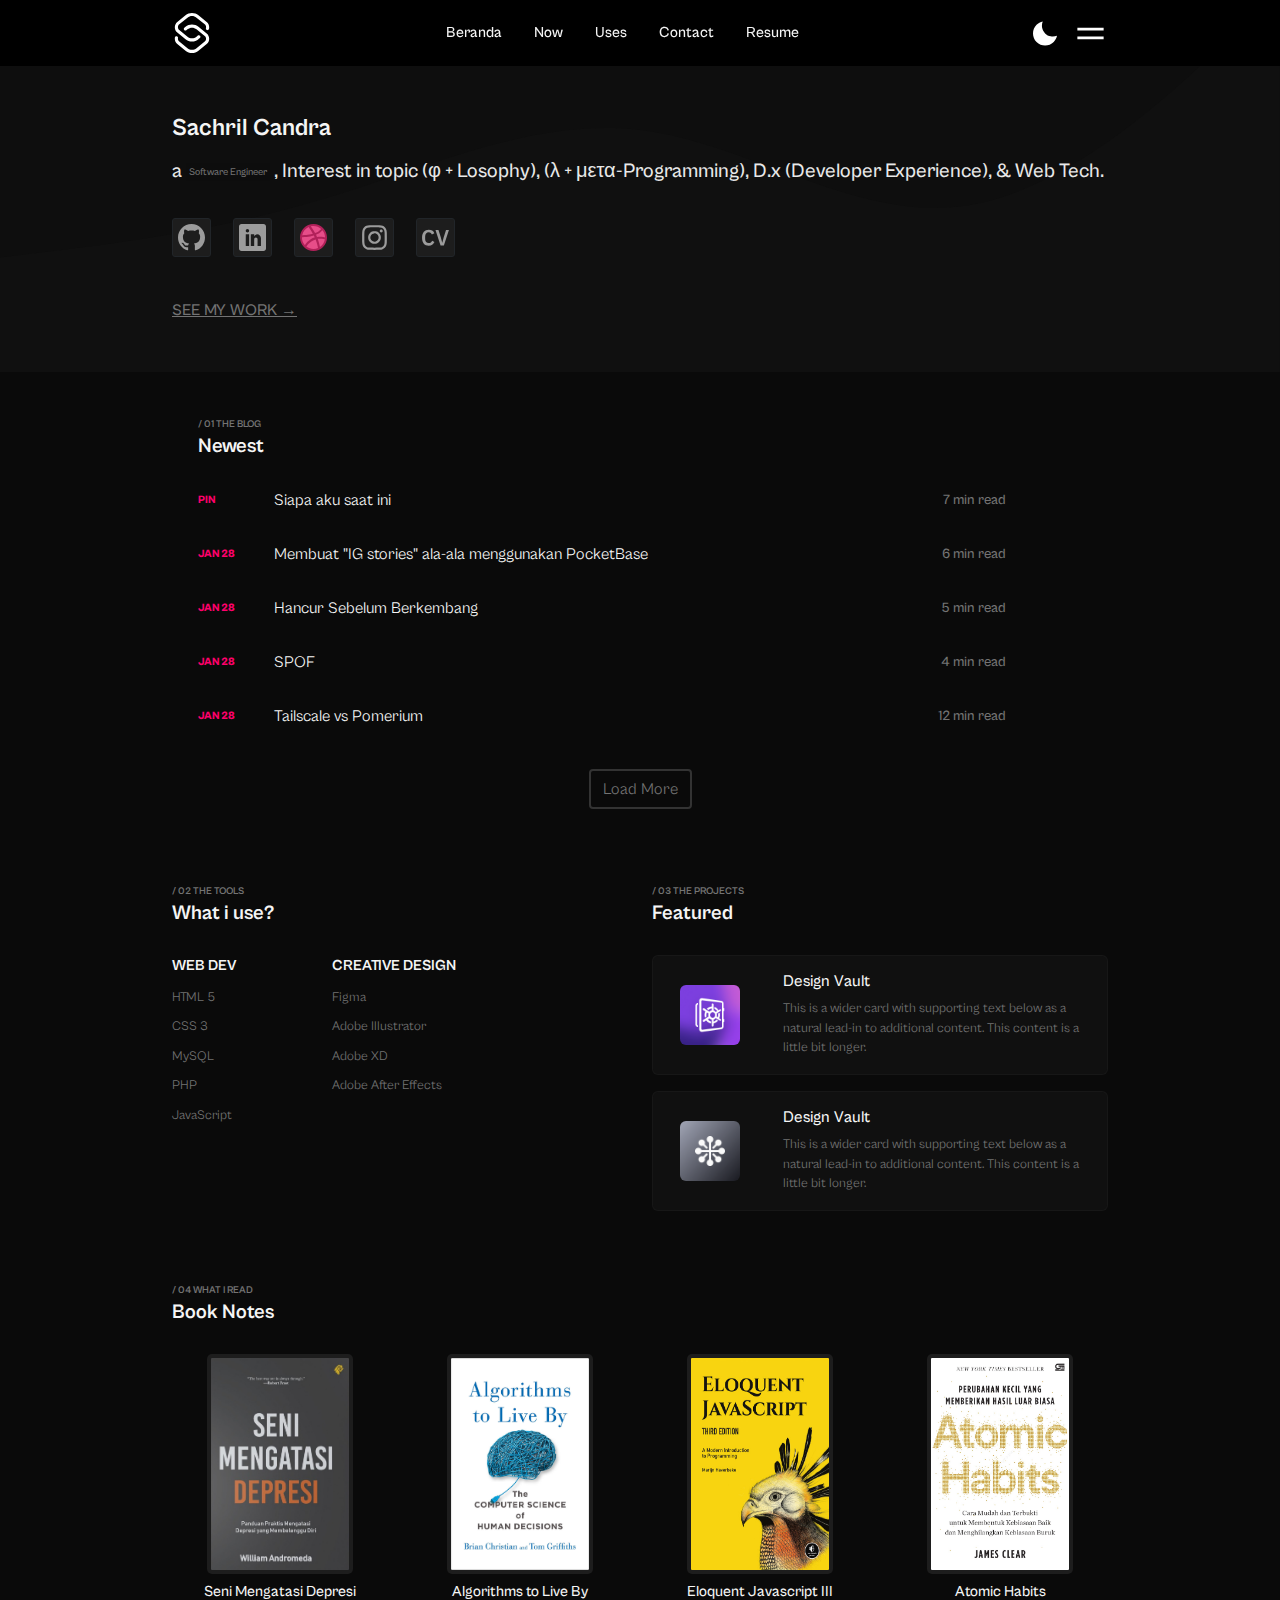
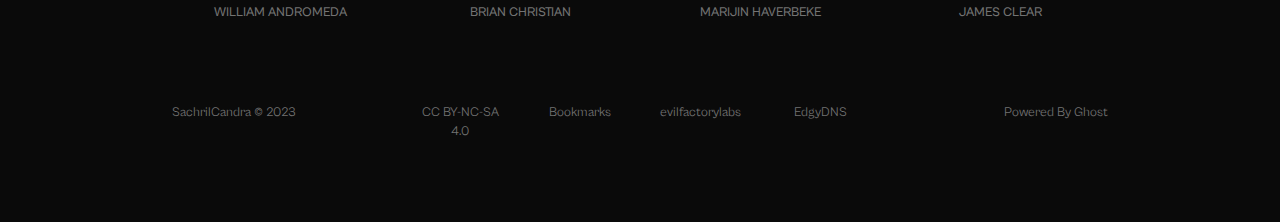
<file: index.html>
<!DOCTYPE html>
<html lang="en">
  <head>
    <meta charset="utf-8" />
    <meta name="viewport" content="width=device-width, initial-scale=1" />
    <title>Faultables</title>
    <link rel="stylesheet" href="global/css/bootstrap.min.css" />
    <link rel="stylesheet" href="resources/css/main.css" />
  </head>
  <body>
    <!-- Header -->
    <nav class="navbar navbar-expand-lg bg-dark fixed-top">
      <div class="container-fluid">
        <a class="navbar-brand" href="#"
          ><img
            src="./resources/images/logo/logo.svg"
            alt=""
            srcset=""
            width="40px"
        /></a>
        <button
          class="navbar-toggler collapsed"
          type="button"
          data-bs-toggle="collapse"
          data-bs-target="#navbarSupportedContent"
          aria-controls="navbarSupportedContent"
          aria-expanded="false"
          aria-label="Toggle navigation"
        >
          <span class="navbar-toggler-icon"></span>
        </button>
        <div class="collapse navbar-collapse" id="navbarSupportedContent">
          <ul
            class="navbar-nav m-auto nav-desktop-link"
            style="font-weight: 500"
          >
            <li class="nav-item text-center mx-2">
              <a class="nav-link" href="index.html">Beranda</a>
            </li>
            <li class="nav-item text-center mx-2">
              <a class="nav-link" href="now.html">Now</a>
            </li>
            <li class="nav-item text-center mx-2">
              <a class="nav-link" href="uses.html">Uses</a>
            </li>
            <li class="nav-item text-center mx-2">
              <a class="nav-link" href="contact.html">Contact</a>
            </li>
            <li class="nav-item text-center mx-2">
              <a class="nav-link" href="">Resume</a>
            </li>
          </ul>
          <div class="d-flex moon">
            <img
              class="mx-3"
              src="./resources/images/moon-35px.svg"
              alt=""
              srcset=""
            />
            <img src="./resources/images/menu-35px.svg" alt="" srcset="" />
          </div>
        </div>
      </div>
    </nav>

    <div class="content">
      <!-- Introduction Section -->
      <!-- Header Image  -->
      <img
        class="header-image"
        src="./resources/images/header-img.png"
        alt=""
        srcset=""
      />
      <div class="introduction-section">
        <div class="container-fluid">
          <div class="name">Sachril Candra</div>
          <div class="describe-text">
            a <span class="highlight-small-text">Software Engineer</span> ,
            Interest in topic (φ + Losophy), (λ + μετα-Programming), D.x
            (Developer Experience), & Web Tech.
          </div>
          <div class="introduction-button-list">
            <button type="button" class="btn btn-dark">
              <img
                src="./resources/images/logo/github-logo.svg"
                alt=""
                srcset=""
              />
            </button>
            <button type="button" class="btn btn-dark">
              <img
                src="./resources/images/logo/linkedin-logo.svg"
                alt=""
                srcset=""
              />
            </button>
            <button type="button" class="btn btn-dark">
              <img
                src="./resources/images/logo/dribbble-logo.svg"
                alt=""
                srcset=""
              />
            </button>
            <button type="button" class="btn btn-dark">
              <img
                src="./resources/images/logo/instagram-logo.svg"
                alt=""
                srcset=""
              />
            </button>
            <button type="button" class="btn btn-dark">
              <img src="./resources/images/logo/cv-logo.svg" alt="" srcset="" />
            </button>
          </div>
          <a class="link-d" href="">SEE MY WORK →</a>
        </div>
      </div>

      <!-- Article List Section -->
      <div class="article-section container">
        <div class="title">
          <div class="mini">/ 01 THE BLOG</div>
          Newest
        </div>
        <article class="g-0 align-items-center">
          <a class="row" href="now.html">
            <div class="col-2 col-xl-1">PIN</div>
            <div class="col-7 col-xl-7">Siapa aku saat ini</div>
            <div class="col-3">7 min read</div></a
          >
        </article>
        <article class="g-0 align-items-center">
          <a class="row" href="">
            <div class="col-2 col-xl-1">JAN 28</div>
            <div class="col-7 col-xl-7">
              Membuat "IG stories" ala-ala menggunakan PocketBase
            </div>
            <div class="col-3">6 min read</div></a
          >
        </article>
        <article class="g-0 align-items-center">
          <a class="row" href="">
            <div class="col-2 col-xl-1">JAN 28</div>
            <div class="col-7 col-xl-7">Hancur Sebelum Berkembang</div>
            <div class="col-3">5 min read</div></a
          >
        </article>
        <article class="g-0 align-items-center">
          <a class="row" href="">
            <div class="col-2 col-xl-1">JAN 28</div>
            <div class="col-7 col-xl-7">SPOF</div>
            <div class="col-3">4 min read</div>
          </a>
        </article>
        <article class="g-0 align-items-center">
          <a class="row" href="">
            <div class="col-2 col-xl-1">JAN 28</div>
            <div class="col-7 col-xl-7">Tailscale vs Pomerium</div>
            <div class="col-3">12 min read</div></a
          >
        </article>
        <div class="text-center">
          <button type="button" class="btn btn-outline-secondary">
            Load More
          </button>
        </div>
      </div>

      <!-- Tool Project -->
      <div class="tool-project-section container-fluid">
        <div class="row">
          <!-- What i Use -->
          <div class="col-md-6">
            <div class="title">
              <div class="mini">/ 02 THE TOOLS</div>
              What i use?
            </div>
            <tool class="row">
              <div class="col col-lg-4 col-md-4">
                <div>WEB DEV</div>
                <div>HTML 5</div>
                <div>CSS 3</div>
                <div>MySQL</div>
                <div>PHP</div>
                <div>JavaScript</div>
              </div>
              <div class="col col-lg-8 col-md-8">
                <div>CREATIVE DESIGN</div>
                <div>Figma</div>
                <div>Adobe Illustrator</div>
                <div>Adobe XD</div>
                <div>Adobe After Effects</div>
              </div>
            </tool>
          </div>
          <!-- Project -->
          <div class="col-md-6">
            <div class="title">
              <div class="mini">/ 03 THE PROJECTS</div>
              Featured
            </div>
            <div class="project">
              <div class="card mb-3 card-project">
                <div class="row g-0">
                  <div class="col-3 my-auto text-center">
                    <img
                      src="./resources/images/logo/project-logo-1.png"
                      class="img-fluid rounded"
                      alt="..."
                    />
                  </div>
                  <div class="col-9">
                    <div class="card-body">
                      <h6 class="card-title">Design Vault</h6>
                      <p class="card-text">
                        This is a wider card with supporting text below as a
                        natural lead-in to additional content. This content is a
                        little bit longer.
                      </p>
                    </div>
                  </div>
                </div>
              </div>
              <div class="card mb-3 card-project">
                <div class="row g-0">
                  <div class="col-3 my-auto text-center">
                    <img
                      src="./resources/images/logo/project-logo-2.png"
                      class="img-fluid rounded"
                      alt="..."
                    />
                  </div>
                  <div class="col-9">
                    <div class="card-body">
                      <h6 class="card-title">Design Vault</h6>
                      <p class="card-text">
                        This is a wider card with supporting text below as a
                        natural lead-in to additional content. This content is a
                        little bit longer.
                      </p>
                    </div>
                  </div>
                </div>
              </div>
            </div>
          </div>
        </div>
      </div>

      <!-- What I Read -->
      <div class="book-section container-fluid">
        <div class="title">
          <div class="mini">/ 04 WHAT I READ</div>
          Book Notes
        </div>
        <div class="book-list">
          <div class="row gy-4">
            <div class="book text-center col-md-3 col-6">
              <img
                src="./resources/images/seni-mengatasi-depresi-book.jpg"
                alt=""
                srcset=""
              />
              <div class="title-book">Seni Mengatasi Depresi</div>
              <div class="sub-title-book">WILLIAM ANDROMEDA</div>
            </div>
            <div class="book text-center col-md-3 col-6">
              <img
                src="./resources/images/algorithms-to-live-by-book.jfif"
                alt=""
                srcset=""
              />
              <div class="title-book">Algorithms to Live By</div>
              <div class="sub-title-book">BRIAN CHRISTIAN</div>
            </div>
            <div class="book text-center col-md-3 col-6">
              <img
                src="./resources/images/eloquent-javascript-book.jpg"
                alt=""
                srcset=""
              />
              <div class="title-book">Eloquent Javascript III</div>
              <div class="sub-title-book">MARIJIN HAVERBEKE</div>
            </div>
            <div class="book text-center col-md-3 col-6">
              <img
                src="./resources/images/atomic-habits-book.jpg"
                alt=""
                srcset=""
              />
              <div class="title-book">Atomic Habits</div>
              <div class="sub-title-book">JAMES CLEAR</div>
            </div>
          </div>
        </div>
      </div>

      <!-- Footer -->
      <footer class="container-fluid">
        <div class="row">
          <div class="copyright col-sm-12 col-md-3">SachrilCandra © 2023</div>
          <nav class="footer-link col-md-6">
            <div class="row">
              <div class="col-sm-12 col-md-3 text-center">
                <a class="align-middle" href=""> CC BY-NC-SA 4.0</a>
              </div>
              <div class="col-sm-12 col-md-3 text-center">
                <a href=""> Bookmarks</a>
              </div>
              <div class="col-sm-12 col-md-3 text-center">
                <a href=""> evilfactorylabs</a>
              </div>
              <div class="col-sm-12 col-md-3 text-center">
                <a href=""> EdgyDNS</a>
              </div>
            </div>
          </nav>
          <div class="powered col-sm-12 col-md-3">Powered By Ghost</div>
        </div>
      </footer>
    </div>
    <script src="global/js/bootstrap.min.js"></script>
  </body>
</html>
</file>
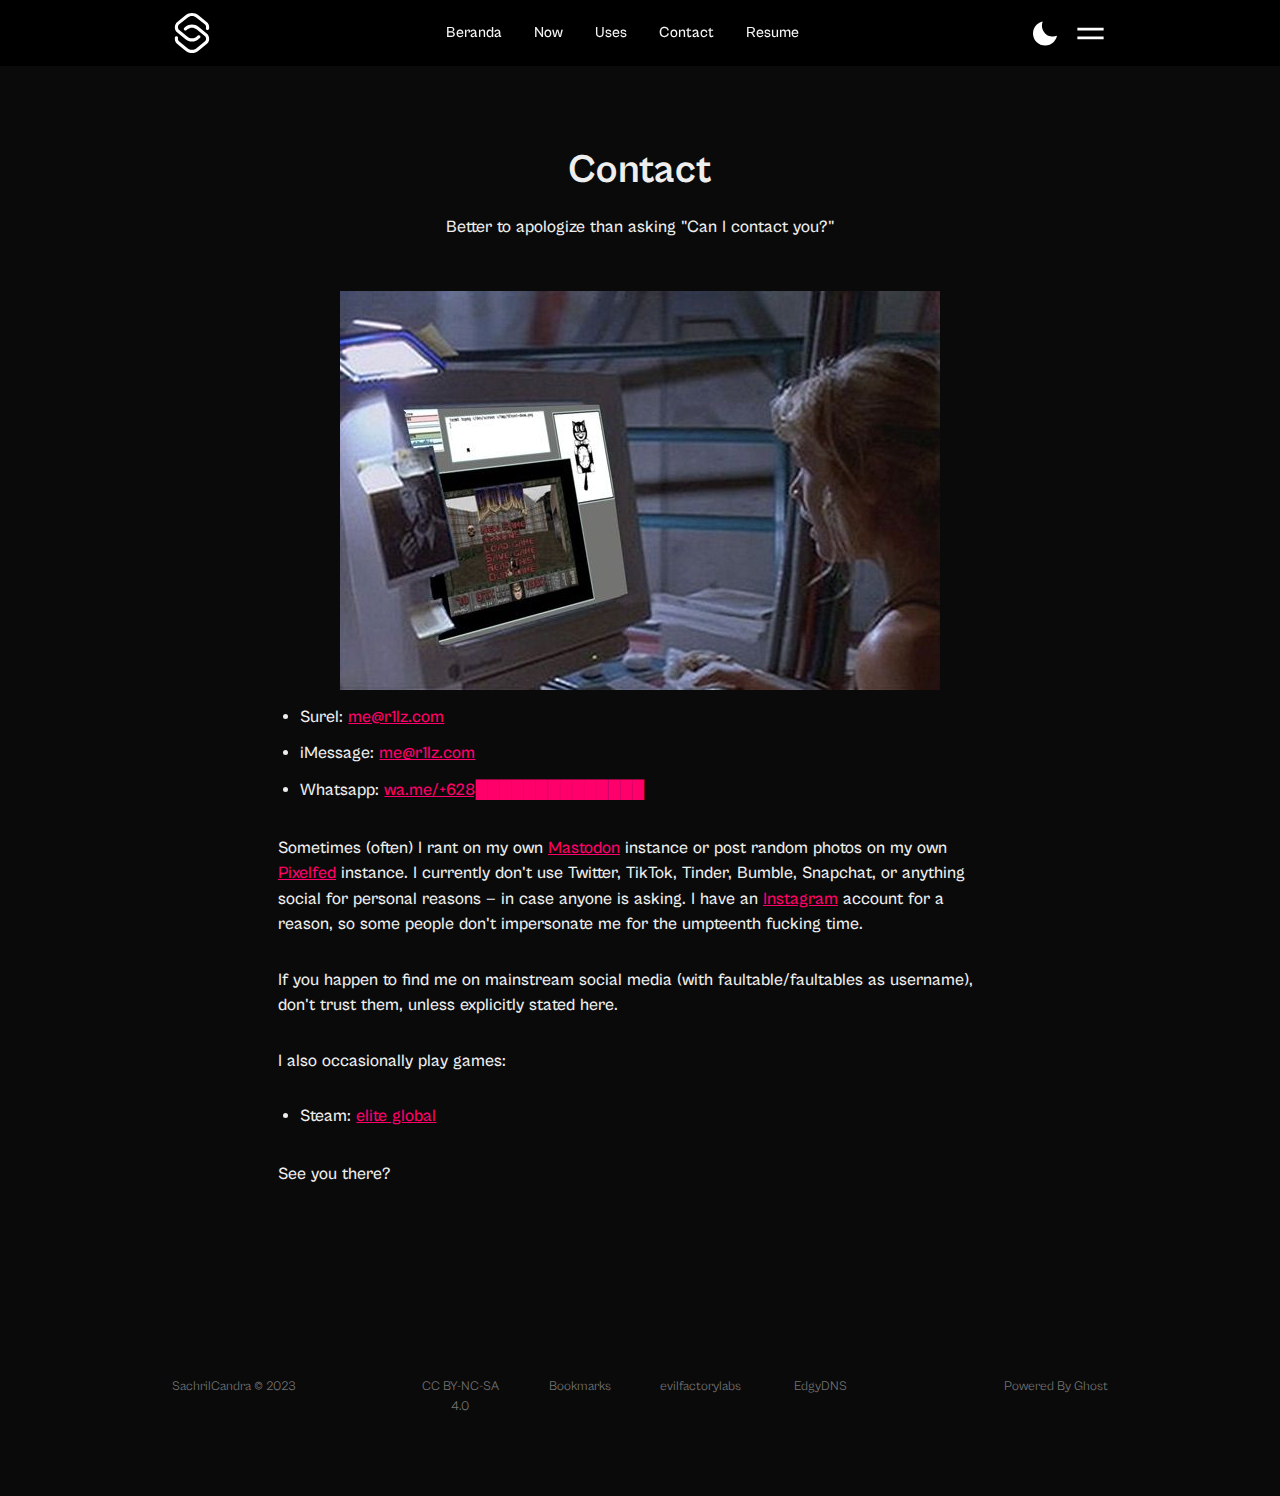
<file: contact.html>
<!DOCTYPE html>
<html lang="en">
  <head>
    <meta charset="utf-8" />
    <meta name="viewport" content="width=device-width, initial-scale=1" />
    <title>Faultables</title>
    <link rel="stylesheet" href="global/css/bootstrap.min.css" />
    <link rel="stylesheet" href="resources/css/main.css" />
  </head>
  <body>
    <!-- Header -->
    <!-- Header -->
    <nav class="navbar navbar-expand-lg bg-dark fixed-top">
      <div class="container-fluid">
        <a class="navbar-brand" href="#"
          ><img
            src="./resources/images/logo/logo.svg"
            alt=""
            srcset=""
            width="40px"
        /></a>
        <button
          class="navbar-toggler"
          type="button"
          data-bs-toggle="collapse"
          data-bs-target="#navbarSupportedContent"
          aria-controls="navbarSupportedContent"
          aria-expanded="false"
          aria-label="Toggle navigation"
        >
          <img src="./resources/images/menu-35px.svg" alt="" srcset="" />
        </button>
        <div class="collapse navbar-collapse" id="navbarSupportedContent">
          <ul
            class="navbar-nav m-auto nav-desktop-link"
            style="font-weight: 500"
          >
            <li class="nav-item mx-2">
              <a class="nav-link" href="index.html">Beranda</a>
            </li>
            <li class="nav-item mx-2">
              <a class="nav-link" href="now.html">Now</a>
            </li>
            <li class="nav-item mx-2">
              <a class="nav-link" href="uses.html">Uses</a>
            </li>
            <li class="nav-item mx-2">
              <a class="nav-link" href="contact.html">Contact</a>
            </li>
            <li class="nav-item mx-2">
              <a class="nav-link" href="">Resume</a>
            </li>
          </ul>
          <div class="d-flex moon">
            <img
              class="mx-3"
              src="./resources/images/moon-35px.svg"
              alt=""
              srcset=""
            />
            <img src="./resources/images/menu-35px.svg" alt="" srcset="" />
          </div>
        </div>
      </div>
    </nav>

    <div class="content">
      <div class="container">
        <div class="content-blog">
          <div class="title-1">Contact</div>
          <div class="title-2">
            Better to apologize than asking "Can I contact you?"
          </div>
          <div class="content-text">
            <div class="text-center">
              <img
                src="./resources/images/contact-page-img.jpg"
                class="contact-img"
                alt=""
                srcset=""
              />
            </div>
            <ul>
              <li>Surel: <a class="link-p" href="">me@r1lz.com</a></li>
              <li>iMessage: <a class="link-p" href="">me@r1lz.com</a></li>
              <li>
                Whatsapp: <a class="link-p" href="">wa.me/+628██████████████</a>
              </li>
            </ul>
            <p>
              Sometimes (often) I rant on my own
              <a class="link-p" href="">Mastodon</a> instance or post random
              photos on my own <a class="link-p" href="">Pixelfed</a> instance.
              I currently don't use Twitter, TikTok, Tinder, Bumble, Snapchat,
              or anything social for personal reasons — in case anyone is
              asking. I have an <a class="link-p" href="">Instagram</a> account
              for a reason, so some people don't impersonate me for the
              umpteenth fucking time.
            </p>
            <p>
              If you happen to find me on mainstream social media (with
              faultable/faultables as username), don't trust them, unless
              explicitly stated here.
            </p>
            <p>I also occasionally play games:</p>
            <ul>
              <li>Steam: <a href="" class="link-p">elite global</a></li>
            </ul>
            <p>See you there?</p>
          </div>
        </div>
      </div>

      <!-- Footer -->
      <footer class="container-fluid">
        <div class="row">
          <div class="copyright col-sm-12 col-md-3">SachrilCandra © 2023</div>
          <nav class="footer-link col-md-6">
            <div class="row">
              <div class="col-sm-12 col-md-3 text-center">
                <a class="align-middle" href=""> CC BY-NC-SA 4.0</a>
              </div>
              <div class="col-sm-12 col-md-3 text-center">
                <a href=""> Bookmarks</a>
              </div>
              <div class="col-sm-12 col-md-3 text-center">
                <a href=""> evilfactorylabs</a>
              </div>
              <div class="col-sm-12 col-md-3 text-center">
                <a href=""> EdgyDNS</a>
              </div>
            </div>
          </nav>
          <div class="powered col-sm-12 col-md-3">Powered By Ghost</div>
        </div>
      </footer>
    </div>
    <script src="global/js/bootstrap.min.js"></script>
  </body>
</html>
</file>
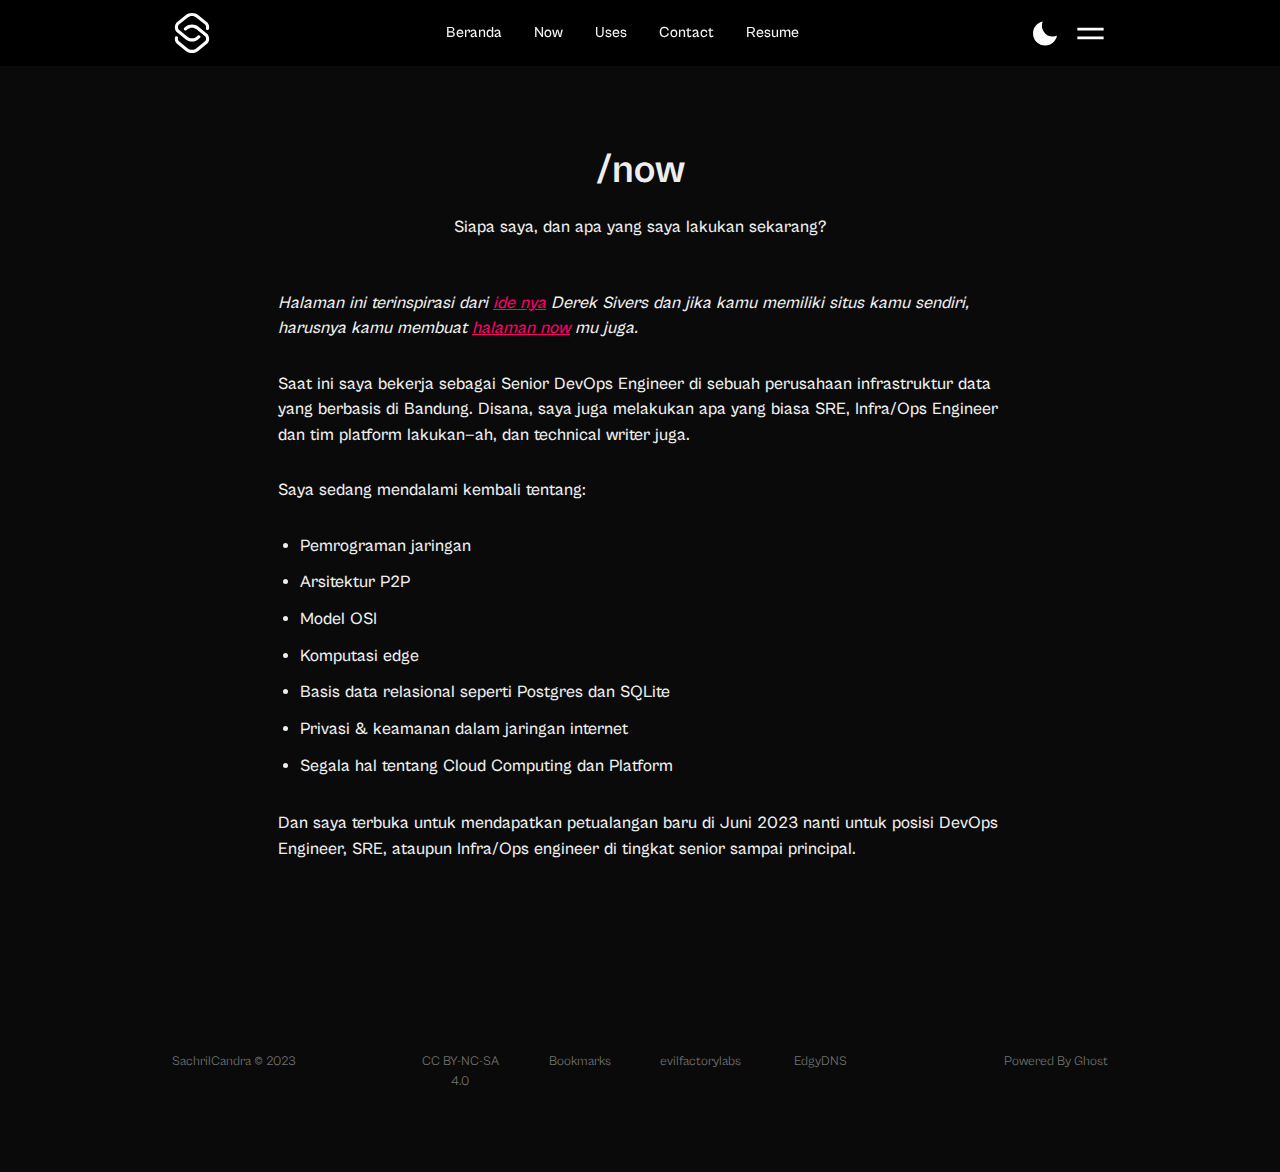
<file: now.html>
<!DOCTYPE html>
<html lang="en">
  <head>
    <meta charset="utf-8" />
    <meta name="viewport" content="width=device-width, initial-scale=1" />
    <title>Faultables</title>
    <link rel="stylesheet" href="global/css/bootstrap.min.css" />
    <link rel="stylesheet" href="resources/css/main.css" />
  </head>
  <body>
    <!-- Header -->
    <!-- Header -->
    <nav class="navbar navbar-expand-lg bg-dark fixed-top">
      <div class="container-fluid">
        <a class="navbar-brand" href="#"
          ><img
            src="./resources/images/logo/logo.svg"
            alt=""
            srcset=""
            width="40px"
        /></a>
        <button
          class="navbar-toggler"
          type="button"
          data-bs-toggle="collapse"
          data-bs-target="#navbarSupportedContent"
          aria-controls="navbarSupportedContent"
          aria-expanded="false"
          aria-label="Toggle navigation"
        >
          <img src="./resources/images/menu-35px.svg" alt="" srcset="" />
        </button>
        <div class="collapse navbar-collapse" id="navbarSupportedContent">
          <ul
            class="navbar-nav m-auto nav-desktop-link"
            style="font-weight: 500"
          >
            <li class="nav-item mx-2">
              <a class="nav-link" href="index.html">Beranda</a>
            </li>
            <li class="nav-item mx-2">
              <a class="nav-link" href="now.html">Now</a>
            </li>
            <li class="nav-item mx-2">
              <a class="nav-link" href="uses.html">Uses</a>
            </li>
            <li class="nav-item mx-2">
              <a class="nav-link" href="contact.html">Contact</a>
            </li>
            <li class="nav-item mx-2">
              <a class="nav-link" href="">Resume</a>
            </li>
          </ul>
          <div class="d-flex moon">
            <img
              class="mx-3"
              src="./resources/images/moon-35px.svg"
              alt=""
              srcset=""
            />
            <img src="./resources/images/menu-35px.svg" alt="" srcset="" />
          </div>
        </div>
      </div>
    </nav>

    <div class="content">
      <div class="container">
        <div class="content-blog">
          <!-- <div class="title-date">28 JAN 2023 - 6 MIN READ</div> -->
          <div class="title-1">/now</div>
          <div class="title-2">
            Siapa saya, dan apa yang saya lakukan sekarang?
          </div>
          <div class="content-text">
            <p>
              <i>
                Halaman ini terinspirasi dari
                <a class="link-p" href="">ide nya</a> Derek Sivers dan jika kamu
                memiliki situs kamu sendiri, harusnya kamu membuat
                <a class="link-p" href="">halaman now</a> mu juga.</i
              >
            </p>
            <p>
              Saat ini saya bekerja sebagai Senior DevOps Engineer di sebuah
              perusahaan infrastruktur data yang berbasis di Bandung. Disana,
              saya juga melakukan apa yang biasa SRE, Infra/Ops Engineer dan tim
              platform lakukan—ah, dan technical writer juga.
            </p>
            <p>Saya sedang mendalami kembali tentang:</p>
            <ul>
              <li>Pemrograman jaringan</li>
              <li>Arsitektur P2P</li>
              <li>Model OSI</li>
              <li>Komputasi edge</li>
              <li>Basis data relasional seperti Postgres dan SQLite</li>
              <li>Privasi &amp; keamanan dalam jaringan internet</li>
              <li>Segala hal tentang Cloud Computing dan Platform</li>
            </ul>
            <p>
              Dan saya terbuka untuk mendapatkan petualangan baru di Juni 2023
              nanti untuk posisi DevOps Engineer, SRE, ataupun Infra/Ops
              engineer di tingkat senior sampai principal.
            </p>
          </div>
        </div>
      </div>

      <!-- Footer -->
      <footer class="container-fluid">
        <div class="row">
          <div class="copyright col-sm-12 col-md-3">SachrilCandra © 2023</div>
          <nav class="footer-link col-md-6">
            <div class="row">
              <div class="col-sm-12 col-md-3 text-center">
                <a class="align-middle" href=""> CC BY-NC-SA 4.0</a>
              </div>
              <div class="col-sm-12 col-md-3 text-center">
                <a href=""> Bookmarks</a>
              </div>
              <div class="col-sm-12 col-md-3 text-center">
                <a href=""> evilfactorylabs</a>
              </div>
              <div class="col-sm-12 col-md-3 text-center">
                <a href=""> EdgyDNS</a>
              </div>
            </div>
          </nav>
          <div class="powered col-sm-12 col-md-3">Powered By Ghost</div>
        </div>
      </footer>
    </div>
    <script src="global/js/bootstrap.min.js"></script>
  </body>
</html>
</file>
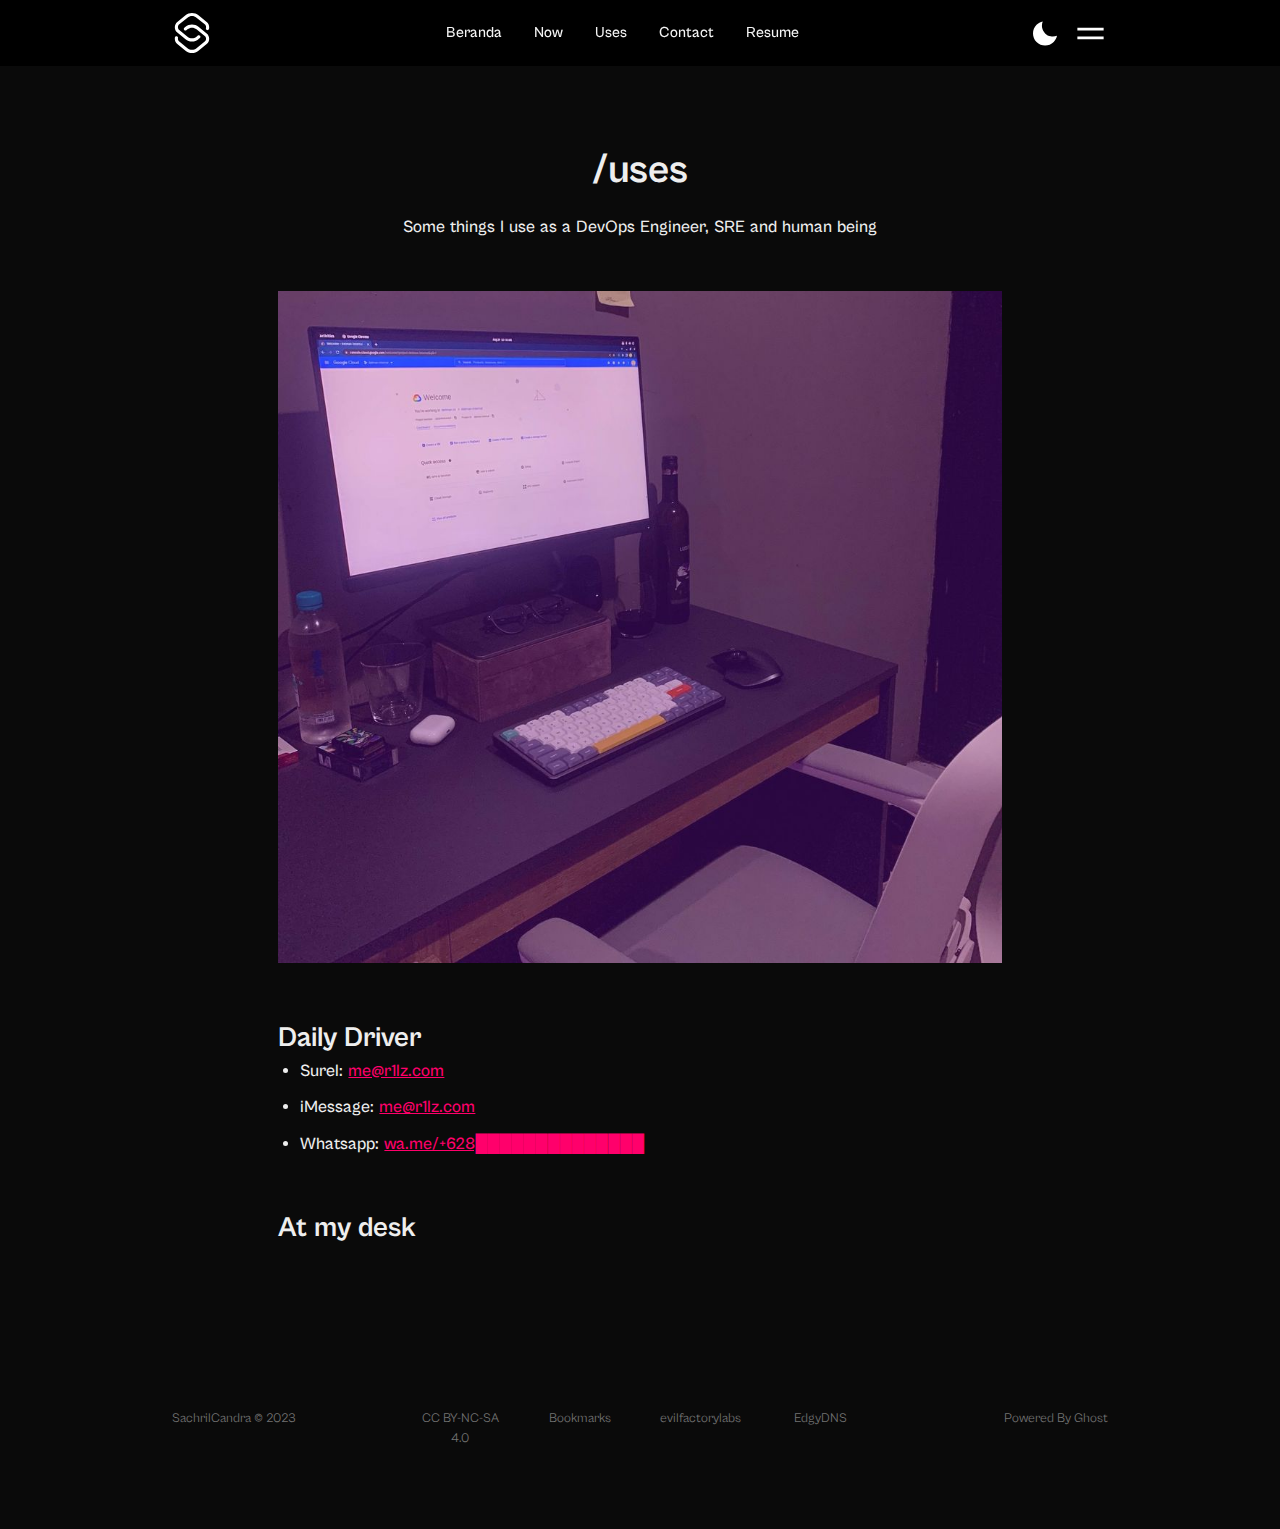
<file: uses.html>
<!DOCTYPE html>
<html lang="en">
  <head>
    <meta charset="utf-8" />
    <meta name="viewport" content="width=device-width, initial-scale=1" />
    <title>Faultables</title>
    <link rel="stylesheet" href="global/css/bootstrap.min.css" />
    <link rel="stylesheet" href="resources/css/main.css" />
  </head>
  <body>
    <!-- Header -->
    <!-- Header -->
    <nav class="navbar navbar-expand-lg bg-dark fixed-top">
      <div class="container-fluid">
        <a class="navbar-brand" href="#"
          ><img
            src="./resources/images/logo/logo.svg"
            alt=""
            srcset=""
            width="40px"
        /></a>
        <button
          class="navbar-toggler"
          type="button"
          data-bs-toggle="collapse"
          data-bs-target="#navbarSupportedContent"
          aria-controls="navbarSupportedContent"
          aria-expanded="false"
          aria-label="Toggle navigation"
        >
          <img src="./resources/images/menu-35px.svg" alt="" srcset="" />
        </button>
        <div class="collapse navbar-collapse" id="navbarSupportedContent">
          <ul
            class="navbar-nav m-auto nav-desktop-link"
            style="font-weight: 500"
          >
            <li class="nav-item mx-2">
              <a class="nav-link" href="index.html">Beranda</a>
            </li>
            <li class="nav-item mx-2">
              <a class="nav-link" href="now.html">Now</a>
            </li>
            <li class="nav-item mx-2">
              <a class="nav-link" href="uses.html">Uses</a>
            </li>
            <li class="nav-item mx-2">
              <a class="nav-link" href="contact.html">Contact</a>
            </li>
            <li class="nav-item mx-2">
              <a class="nav-link" href="">Resume</a>
            </li>
          </ul>
          <div class="d-flex moon">
            <img
              class="mx-3"
              src="./resources/images/moon-35px.svg"
              alt=""
              srcset=""
            />
            <img src="./resources/images/menu-35px.svg" alt="" srcset="" />
          </div>
        </div>
      </div>
    </nav>

    <div class="content">
      <div class="container">
        <div class="content-blog">
          <div class="title-1">/uses</div>
          <div class="title-2">
            Some things I use as a DevOps Engineer, SRE and human being
          </div>
          <div class="content-text">
            <div class="text-center">
              <img
                src="./resources/images/uses-page-img.jpeg"
                class="w-100 mb-1"
                alt=""
                srcset=""
              />
            </div>
            <div class="title-3">Daily Driver</div>
            <ul>
              <li>Surel: <a class="link-p" href="">me@r1lz.com</a></li>
              <li>iMessage: <a class="link-p" href="">me@r1lz.com</a></li>
              <li>
                Whatsapp: <a class="link-p" href="">wa.me/+628██████████████</a>
              </li>
            </ul>
            <div class="title-3">At my desk</div>
          </div>
        </div>
      </div>

      <!-- Foooter -->
      <footer class="container-fluid">
        <div class="row">
          <div class="copyright col-sm-12 col-md-3">SachrilCandra © 2023</div>
          <nav class="footer-link col-md-6">
            <div class="row">
              <div class="col-sm-12 col-md-3 text-center">
                <a class="align-middle" href=""> CC BY-NC-SA 4.0</a>
              </div>
              <div class="col-sm-12 col-md-3 text-center">
                <a href=""> Bookmarks</a>
              </div>
              <div class="col-sm-12 col-md-3 text-center">
                <a href=""> evilfactorylabs</a>
              </div>
              <div class="col-sm-12 col-md-3 text-center">
                <a href=""> EdgyDNS</a>
              </div>
            </div>
          </nav>
          <div class="powered col-sm-12 col-md-3">Powered By Ghost</div>
        </div>
      </footer>
    </div>
    <script src="global/js/bootstrap.min.js"></script>
  </body>
</html>
</file>
<file: resources/css/main.css>
@import url(font.css);

:root {
  --bs-font-sans-serif: "Cabinet Grotesk", sans-serif;
  --bs-dark-rgb: 0, 0, 0;
  --bs-body-bg: #0a0a0a;
  --bs-body-color: #f5f5f5 !important;
  --bs-body-font-size: 16px;
  --c1d: #1d1d1d; /* Introduction Button Background Color */
  --c0d: #0d0d0d; /* Introduction Highlight Small Text Background*/
  --c0e: #0e0e0e; /* introduction Background */
  --ce8: #e8e8e8; /* Introduction Name Color */
  --c73: #737373; /* Link Color*/
  --bs-border-color-translucent: rgba(58, 58, 58, 0.175);
}

/* Component */
.bg-dark {
  --bs-bg-opacity: 0.96;
}
.content {
  margin-top: 60.22px;
}
.container-fluid {
  --bs-gutter-x: 21.5rem;
}
.container {
  --bs-gutter-x: 1rem;
}
.link-d {
  color: var(--c73);
  font-weight: 500;
  text-decoration: underline;
}
.link-p {
  color: #ff006b;
}
.content-text ul {
  padding-left: 1.4rem;
  margin: 0px 0px 32px;
}
.content-text li + li {
  margin-top: 0.7rem;
}
.title {
  font-size: 20px;
  margin-bottom: 11px;
  font-weight: 600;
}
.title .mini {
  font-size: 10px;
  color: var(--c73);
}
.contact-img {
  width: 600px;
  height: 399px;
  margin-bottom: 15px;
}

/* Header */
.navbar-nav {
  --bs-nav-link-hover-color: #f5f5f5;
  --bs-nav-link-padding-x: 0;
  --bs-nav-link-padding-y: 0;
}
.nav-desktop-link a {
  text-decoration: none;
  color: var(--bs-body-color);
  font-size: 15px;
}

/* Introduction */
.header-image {
  width: 100%;
  height: 100%;
}
.introduction-section {
  background-color: var(--c0e);
  background-image: url("background-image.svg");
  background-repeat: no-repeat;
  background-position: bottom;
  background-size: 100%;
  padding: 50px 0px;
  margin-bottom: 45px;
}
.name {
  font-size: 24px;
  font-weight: 600;
  margin-bottom: 11px;
}
.describe-text {
  font-size: 20px;
  color: var(--ce8);
  margin-bottom: 31px;
  font-weight: 500;
}
.highlight-small-text {
  font-size: 10px;
  color: var(--c73);
  background-color: var(--c0d);
  padding: 3px;
  vertical-align: middle;
}
.introduction-button-list {
  margin-bottom: 41px;
}
.introduction-button-list .btn-dark {
  --bs-btn-padding-y: 5px;
  --bs-btn-padding-x: 5px;
  --bs-btn-border-radius: 3px;
  --bs-btn-bg: var(--c1d);
  margin-right: 18px;
}
.introduction-button-list button img {
  width: 27px;
}

/* Article List */
.article-section {
  margin-bottom: 75px;
}
.article-section .btn-outline-secondary {
  margin-top: 26px;
  --bs-border-width: 2px;
  --bs-btn-border-radius: 4px;
  --bs-btn-color: var(--c73);
  --bs-btn-border-color: #333;
  --bs-btn-hover-color: #9c9c9c;
  --bs-btn-hover-bg: #1d1d1d;
  --bs-btn-hover-border-color: #333;
  --bs-btn-active-color: var(--c73);
  --bs-btn-active-bg: transparent;
  --bs-btn-active-border-color: #333;
}
article .col-8 {
  padding-right: calc(var(--bs-gutter-x) * 0.2);
  padding-left: calc(var(--bs-gutter-x) * 0.2);
}
article {
  padding: 15px 0px;
}
article a {
  text-decoration: none;
  color: var(--bs-body-color);
  align-items: center;
}
article a :nth-child(1) {
  font-size: 11px;
  color: #ff006b;
  font-weight: 700;
}
article a :nth-child(2) {
  overflow: hidden;
  text-overflow: ellipsis;
  white-space: nowrap;
  font-weight: 400;
}
article a :nth-child(3) {
  font-size: 14px;
  color: var(--c73);
  font-weight: 500;
  text-align: right;
}

/* Tool & Project */
.tool-project-section {
  margin-bottom: 56px;
}
tool {
  font-size: 13px;
  color: var(--c73);
}
tool .col :nth-child(1) {
  font-weight: 600;
  color: var(--bs-body-color);
  font-size: 15px;
  padding-top: 15px;
}
tool .col > * {
  margin-bottom: 10px;
}
.project {
  padding-top: 15px;
}
.card-project {
  background-color: #101010;
}
.card-project img {
  width: 60px;
}
.card-text:last-child {
  font-size: 13px;
  color: var(--c73);
}

/* What I Read */
/* .book-section {}  */
.book-list {
  padding-top: 15px;
}
/* .book {} */
.book img {
  width: 146px;
  height: 220px;
  padding: 4px;
  background-color: var(--c1d);
  border-radius: 5px;
  margin-bottom: 7px;
}
.title-book {
  font-size: 15px;
  font-weight: 500;
}
.sub-title-book {
  color: #737373;
  font-size: 13px;
  font-weight: 500;
}

/* Footer */
footer {
  padding: 80px 0;
  font-size: 13px;
  color: var(--c73);
}
.footer-link a {
  color: var(--c73);
  text-decoration: none;
}
.powered {
  text-align: right;
}

/* Content Blog */
.content-blog {
  font-weight: 500;
  word-spacing: 1px;
  font-size: 17px;
  color: #eeeeee;
}
.title-date {
  text-align: center;
  font-weight: 600;
  font-size: 12px;
  color: var(--c73);
  margin-bottom: 15px;
}
.title-1 {
  font-weight: 600;
  font-size: 40px;
  text-align: center;
}
.title-2 {
  text-align: center;
  font-size: 17px;
  margin-top: 15px;
}
.title-3 {
  font-size: 28px;
  font-weight: 600;
  margin-top: 50px;
}
.content-text {
  color: #eeeeee;
  margin-top: 50px;
}
.content-text p {
  margin-bottom: 30px;
}
.navbar-toggler-icon {
  background-image: none !important;
  background-color: transparent;
  height: 3px;
  width: 29px;
  margin: 10px 0;
  position: relative;
  transition: all 0.35s ease-out;
  transform-origin: center;
}
.navbar-toggler-icon::before {
  display: block;
  background-color: #f5f5f5;
  height: 3px;
  content: "";
  position: relative;
  top: -3px;
  transition: all 0.15s ease-out; /*taken down to hide quicker*/
  transform-origin: center;
}
.navbar-toggler-icon::after {
  display: block;
  background-color: #f5f5f5;
  height: 3px;
  content: "";
  position: relative;
  top: 3px;
  transition: all 0.35s ease-out;
  transform-origin: center;
}
.navbar-toggler:not(.collapsed) .navbar-toggler-icon {
  transform: rotate(45deg);
}
.navbar-toggler:not(.collapsed) .navbar-toggler-icon::before {
  opacity: 1;
}
.navbar-toggler:not(.collapsed) .navbar-toggler-icon::after {
  transform: rotate(-90deg) translateX(9px);
}

/* Max Screen 768px */
@media screen and (max-width: 768px) {
  /* Component */
  .container-fluid {
    --bs-gutter-x: 2.3rem;
  }
  /* Introduction */
  .describe-text {
    line-height: 1.7;
  }
  /* Footer */
  .copyright,
  .powered {
    padding: 35px 0;
    text-align: center;
  }
  /* Component */
  .container-fluid {
    --bs-gutter-x: 2.3rem;
  }
  /* Article */
  article {
    padding: 13px 0;
  }
  article a :nth-child(2) {
    font-weight: 500;
  }
  article .row {
    --bs-gutter-x: 0rem;
  }
  .title-1 {
    font-size: 26px;
  }
  .content-text {
    margin-top: 35px;
  }
  .contact-img {
    width: 100%;
    height: 100%;
  }
}
/* Max Screen 992px */
@media screen and (max-width: 992px) {
  :root {
    --bs-body-font-size: 15px;
  }
  /* Header */
  .navbar-nav {
    --bs-nav-link-padding-x: 0;
    --bs-nav-link-padding-y: 1rem;
  }
  .nav-desktop-link a {
    text-decoration: none;
    color: var(--bs-body-color);
    font-size: 16px;
    font-weight: 600;
  }
  .moon {
    display: none !important;
  }
  /* Introduction */
  .introduction-section {
    padding: 30px 0px;
  }
  .describe {
    line-height: 1.6;
  }
  /* Article */
  .content-text p {
    margin-bottom: 25px;
  }
  /* Tool & Project */
  .tool-project-section .row .col:nth-child(1) {
    margin-bottom: 75px;
  }
  /* Footer */
  footer {
    padding: 30px 0px;
  }
}
/* Min Screen 992px */
@media screen and (min-width: 992px) {
  .header-image {
    display: none;
  }
  .container {
    max-width: 700px;
  }
}
/* Min Screen 1200px */
@media screen and (min-width: 1200px) {
  /* Component */
  .container {
    max-width: 900px;
  }
  .content-blog {
    padding: 80px 80px;
  }
}
/* Max Screem */
@media screen and (max-width: 1200px) {
  .content-blog {
    padding: 42px 0px;
  }
  .container {
    --bs-gutter-x: 2.5rem;
  }
}
</file>
